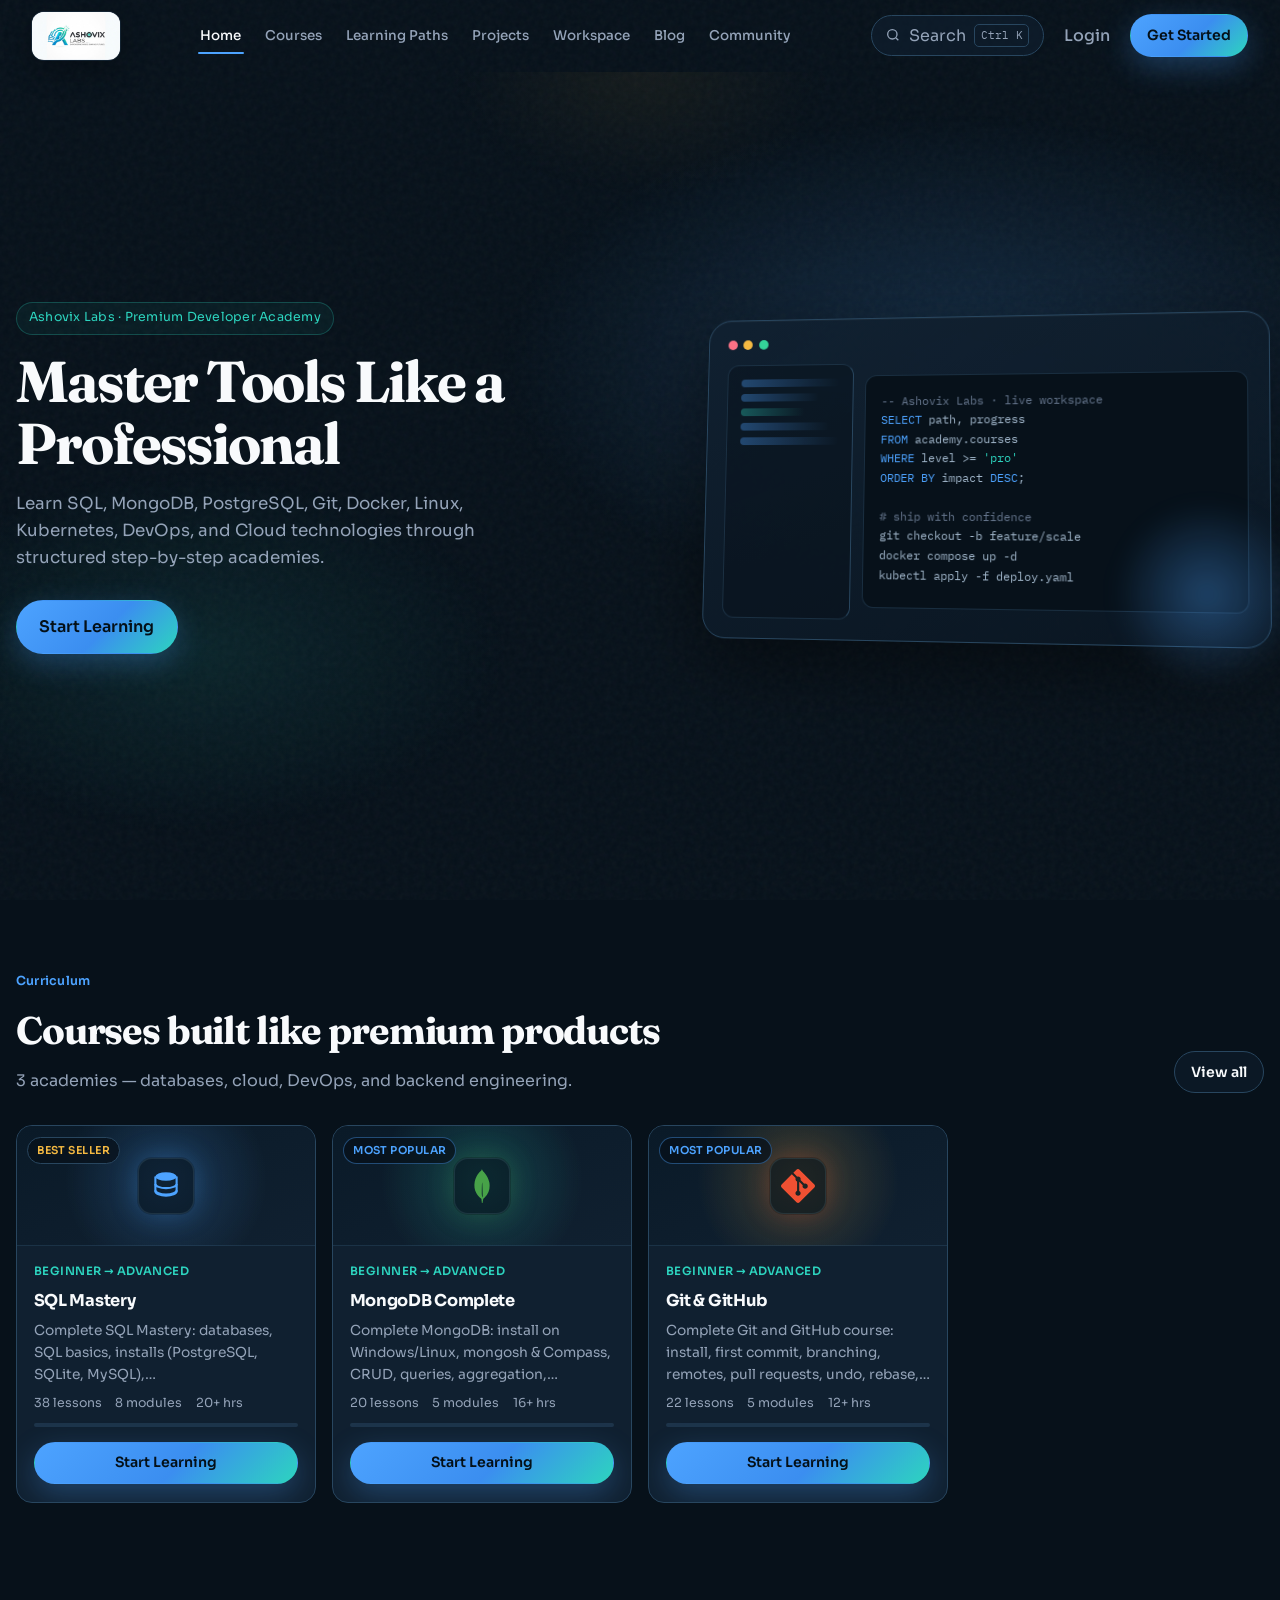
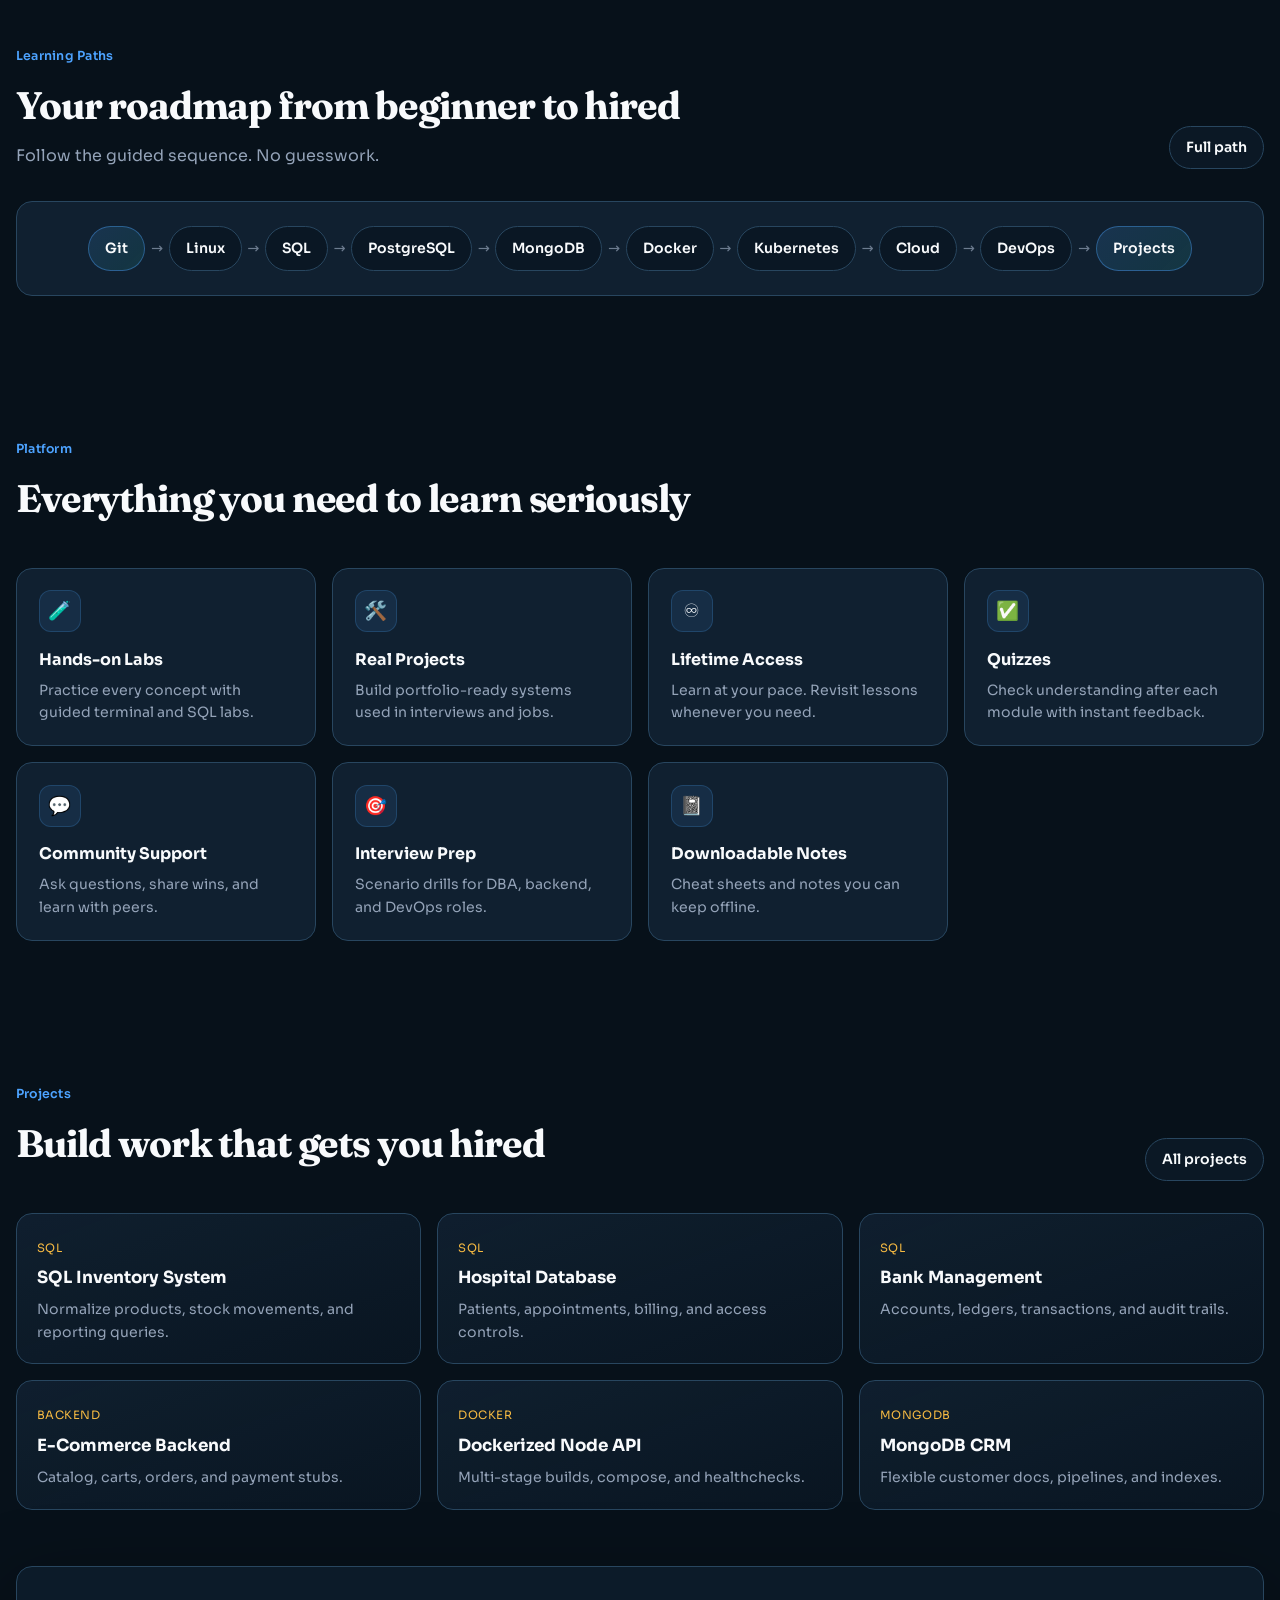
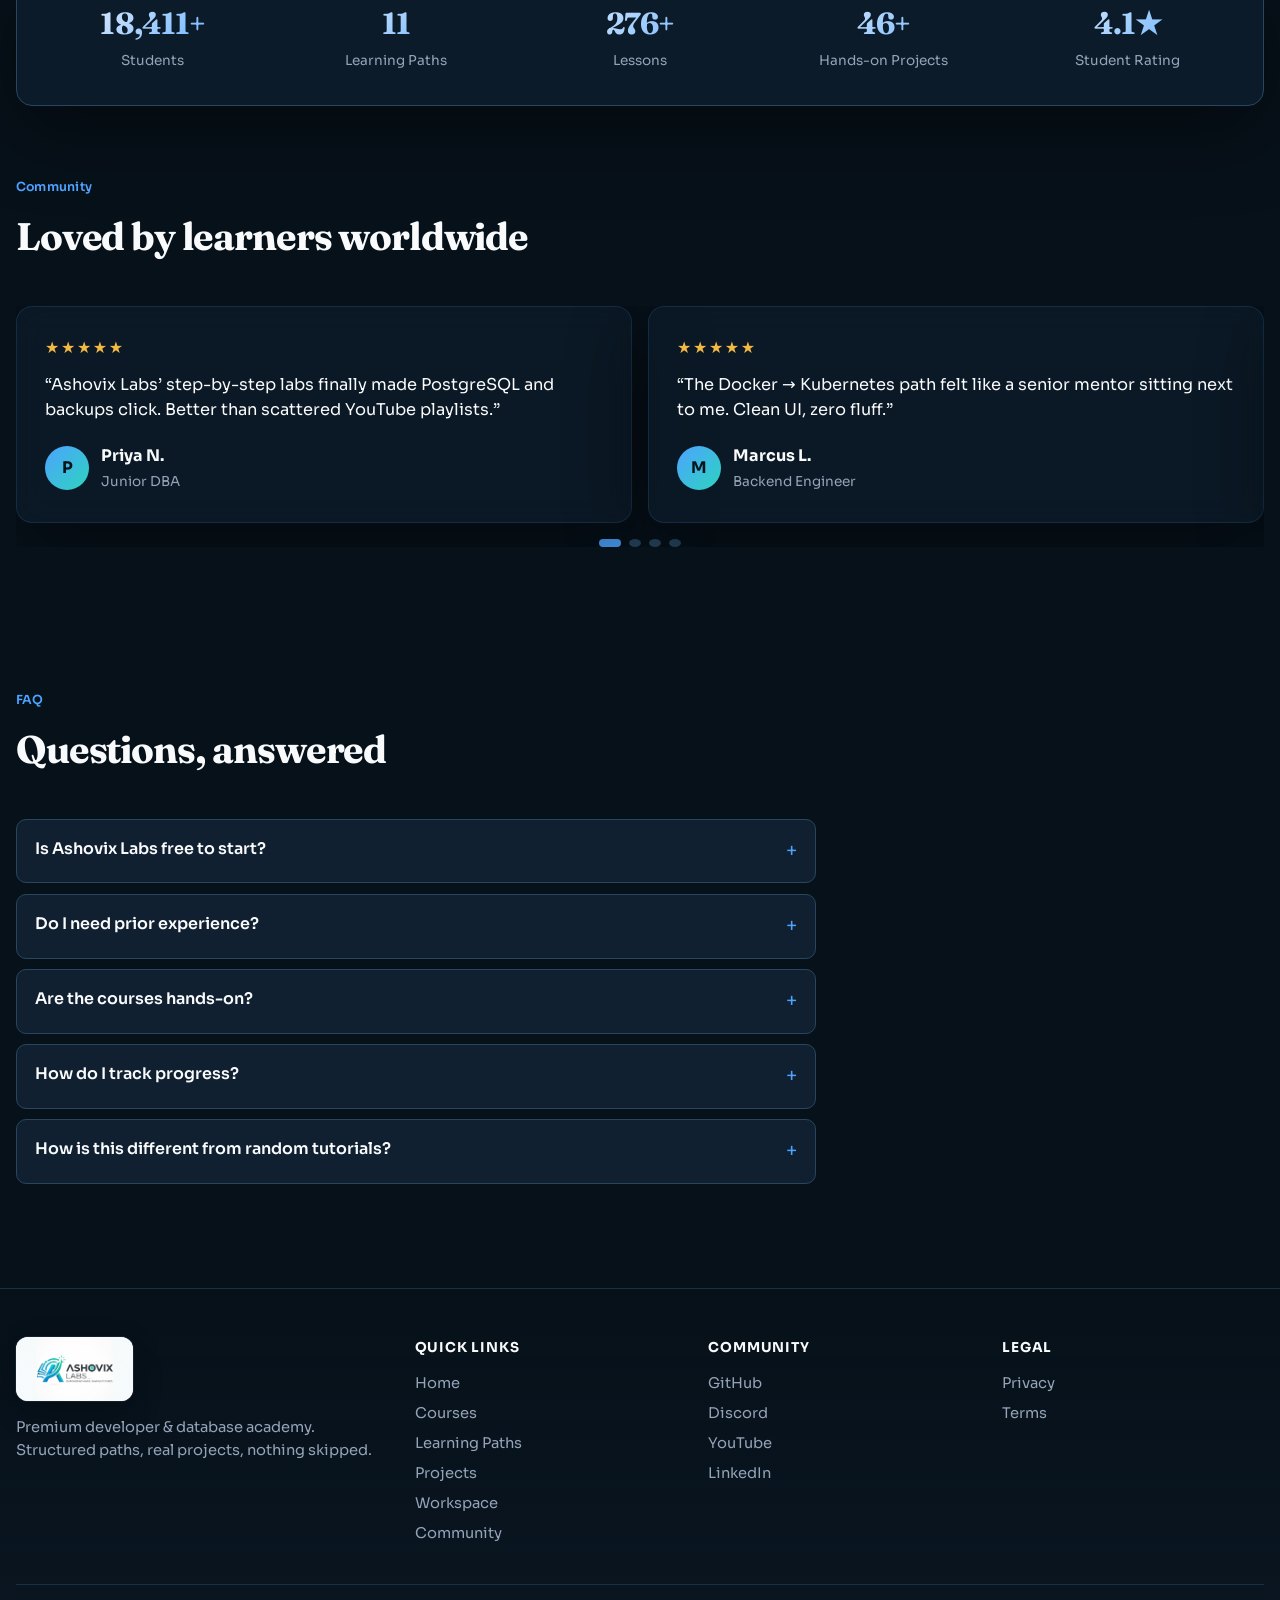
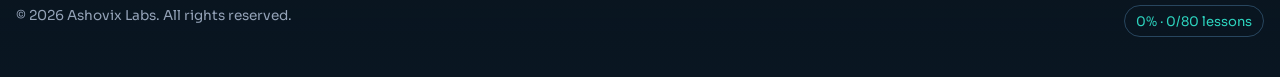
<file: index.html>
<!DOCTYPE html>
<html lang="en">
<head>
  <meta charset="UTF-8" />
  <meta name="viewport" content="width=device-width, initial-scale=1.0" />
  <title>Ashovix Labs — Premium Developer & Database Academy</title>
  <meta name="description" content="Ashovix Labs — Master SQL, MongoDB, PostgreSQL, Git, Docker, Kubernetes, Cloud, and DevOps through structured step-by-step academies." />
  <link rel="preconnect" href="https://fonts.googleapis.com" />
  <link rel="preconnect" href="https://fonts.gstatic.com" crossorigin />
  <link href="https://fonts.googleapis.com/css2?family=Fraunces:opsz,wght@9..144,500;9..144,700&family=IBM+Plex+Mono:wght@400;500&family=Sora:wght@400;500;600;700&display=swap" rel="stylesheet" />
  <link rel="icon" type="image/png" href="assets/ashovix-labs-logo.png" />
  <link rel="stylesheet" href="css/styles.css?v=20260802h" />
</head>
<body>
  <div class="noise" aria-hidden="true"></div>

  <header class="site-header" id="site-header">
    <a class="brand" href="#/" data-nav aria-label="Ashovix Labs home">
      <img class="brand-logo" src="assets/ashovix-labs-logo.png" alt="Ashovix Labs — Empowering Minds. Shaping Futures." width="220" height="64" decoding="async" />
    </a>
    <nav class="top-nav" aria-label="Primary">
      <a href="#/" data-nav>Home</a>
      <a href="#/courses" data-nav>Courses</a>
      <a href="#/paths" data-nav>Learning Paths</a>
      <a href="#/projects" data-nav>Projects</a>
      <a href="#/workspace" data-nav>Workspace</a>
      <a href="#/blog" data-nav>Blog</a>
      <a href="#/community" data-nav>Community</a>
    </nav>
    <div class="header-actions">
      <button type="button" class="search-btn" id="search-open" aria-label="Search">
        <svg width="16" height="16" viewBox="0 0 24 24" fill="none" stroke="currentColor" stroke-width="2" aria-hidden="true"><circle cx="11" cy="11" r="7"/><path d="M20 20l-3.5-3.5"/></svg>
        <span class="hide-sm">Search</span>
        <kbd id="search-kbd">⌘K</kbd>
      </button>
      <div class="auth-guest" id="auth-guest">
        <a class="btn-login" href="#/login" data-nav>Login</a>
        <a class="btn btn-primary btn-sm" href="#/start" data-nav>Get Started</a>
      </div>
      <div class="user-menu" id="user-menu" hidden></div>
      <button type="button" class="menu-toggle" id="menu-toggle" aria-label="Open menu" aria-expanded="false">
        <span></span><span></span>
      </button>
    </div>
  </header>

  <aside class="mobile-nav" id="mobile-nav" hidden>
    <a href="#/" data-nav>Home</a>
    <a href="#/courses" data-nav>Courses</a>
    <a href="#/paths" data-nav>Learning Paths</a>
    <a href="#/projects" data-nav>Projects</a>
    <a href="#/workspace" data-nav>Workspace</a>
    <a href="#/blog" data-nav>Blog</a>
    <a href="#/community" data-nav>Community</a>
    <a href="#/login" data-nav class="auth-guest-link">Login</a>
    <a href="#/start" data-nav class="auth-guest-link">Get Started</a>
    <button type="button" id="mobile-logout" hidden>Log out</button>
  </aside>

  <main id="app"></main>

  <div class="search-overlay" id="search-overlay" hidden>
    <div class="search-panel" role="dialog" aria-modal="true" aria-label="Search Ashovix Labs">
      <input type="search" id="search-input" placeholder="Search courses, lessons, commands…" autocomplete="off" />
      <ul id="search-results"></ul>
    </div>
  </div>

  <div class="confirm-overlay" id="confirm-overlay" hidden>
    <div class="confirm-modal" role="dialog" aria-modal="true" aria-labelledby="confirm-title" aria-describedby="confirm-message">
      <h2 id="confirm-title">Confirm</h2>
      <p id="confirm-message"></p>
      <div class="confirm-actions">
        <button type="button" class="btn btn-ghost" id="confirm-cancel">Cancel</button>
        <button type="button" class="btn btn-primary" id="confirm-ok">OK</button>
      </div>
    </div>
  </div>

  <footer class="site-footer">
    <div class="footer-grid">
      <div class="footer-brand">
        <img class="brand-logo brand-logo-footer" src="assets/ashovix-labs-logo.png" alt="Ashovix Labs" width="260" height="76" decoding="async" loading="lazy" />
        <p>Premium developer &amp; database academy. Structured paths, real projects, nothing skipped.</p>
      </div>
      <div class="footer-col">
        <h4>Quick Links</h4>
        <a href="#/" data-nav>Home</a>
        <a href="#/courses" data-nav>Courses</a>
        <a href="#/paths" data-nav>Learning Paths</a>
        <a href="#/projects" data-nav>Projects</a>
        <a href="#/workspace" data-nav>Workspace</a>
        <a href="#/community" data-nav>Community</a>
      </div>
      <div class="footer-col">
        <h4>Community</h4>
        <a href="https://github.com" target="_blank" rel="noopener noreferrer">GitHub</a>
        <a href="https://discord.com" target="_blank" rel="noopener noreferrer">Discord</a>
        <a href="https://youtube.com" target="_blank" rel="noopener noreferrer">YouTube</a>
        <a href="https://linkedin.com" target="_blank" rel="noopener noreferrer">LinkedIn</a>
      </div>
      <div class="footer-col">
        <h4>Legal</h4>
        <a href="#/privacy" data-nav>Privacy</a>
        <a href="#/terms" data-nav>Terms</a>
      </div>
    </div>
    <div class="footer-bottom">
      <span>© <span id="year"></span> Ashovix Labs. All rights reserved.</span>
      <span id="progress-chip">0% complete</span>
    </div>
  </footer>

  <script src="js/data/forge.js?v=20260802h"></script>
  <script src="js/data/course-logos.js?v=20260802h"></script>
  <script src="js/data/course-helpers.js?v=20260802h"></script>
  <script src="js/data/curriculum.js?v=20260802h"></script>
  <script src="js/data/course-sql.js?v=20260802h"></script>
  <script src="js/data/course-mongo.js?v=20260802h"></script>
  <script src="js/data/course-git.js?v=20260802h"></script>
  <script src="js/data/courses/course-postgres.js?v=20260802h"></script>
  <script src="js/data/courses/course-redis.js?v=20260802h"></script>
  <script src="js/data/courses/course-linux.js?v=20260802h"></script>
  <script src="js/data/courses/course-docker.js?v=20260802h"></script>
  <script src="js/data/courses/course-kubernetes.js?v=20260802h"></script>
  <script src="js/data/courses/course-terraform.js?v=20260802h"></script>
  <script src="js/data/courses/course-aws.js?v=20260802h"></script>
  <script src="js/data/courses/course-azure.js?v=20260802h"></script>
  <script src="js/data/courses/course-gcp.js?v=20260802h"></script>
  <script src="js/data/courses/course-oracle.js?v=20260802h"></script>
  <script src="js/data/courses/course-mysql.js?v=20260802h"></script>
  <script src="js/data/courses/course-python-dba.js?v=20260802h"></script>
  <script src="js/data/courses/course-bash.js?v=20260802h"></script>
  <script src="js/data/courses/course-devops.js?v=20260802h"></script>
  <script src="js/data/courses/course-cicd.js?v=20260802h"></script>
  <script src="js/data/courses/course-prometheus.js?v=20260802h"></script>
  <script src="js/data/courses/course-rest.js?v=20260802h"></script>
  <script src="js/data/courses/course-graphql.js?v=20260802h"></script>
  <script src="js/data/courses/course-nodejs.js?v=20260802h"></script>
  <script src="js/data/courses/course-system-design.js?v=20260802h"></script>
  <script src="js/data/courses/course-db-perf.js?v=20260802h"></script>
  <script src="js/data/courses/course-warehouse.js?v=20260802h"></script>
  <script src="js/data/courses/course-kafka.js?v=20260802h"></script>
  <script src="js/data/courses/course-elasticsearch.js?v=20260802h"></script>
  <script src="js/data/courses/course-rabbitmq.js?v=20260802h"></script>
  <script src="js/data/course-catalog.js?v=20260802h"></script>
  <script src="js/data/featureFlag_Courses.js?v=20260802h"></script>
  <script src="js/data/course-references.js?v=20260802h"></script>
  <script src="js/data/workspace.js?v=20260802h"></script>
  <script src="js/app.js?v=20260802h"></script>
</body>
</html>
</file>
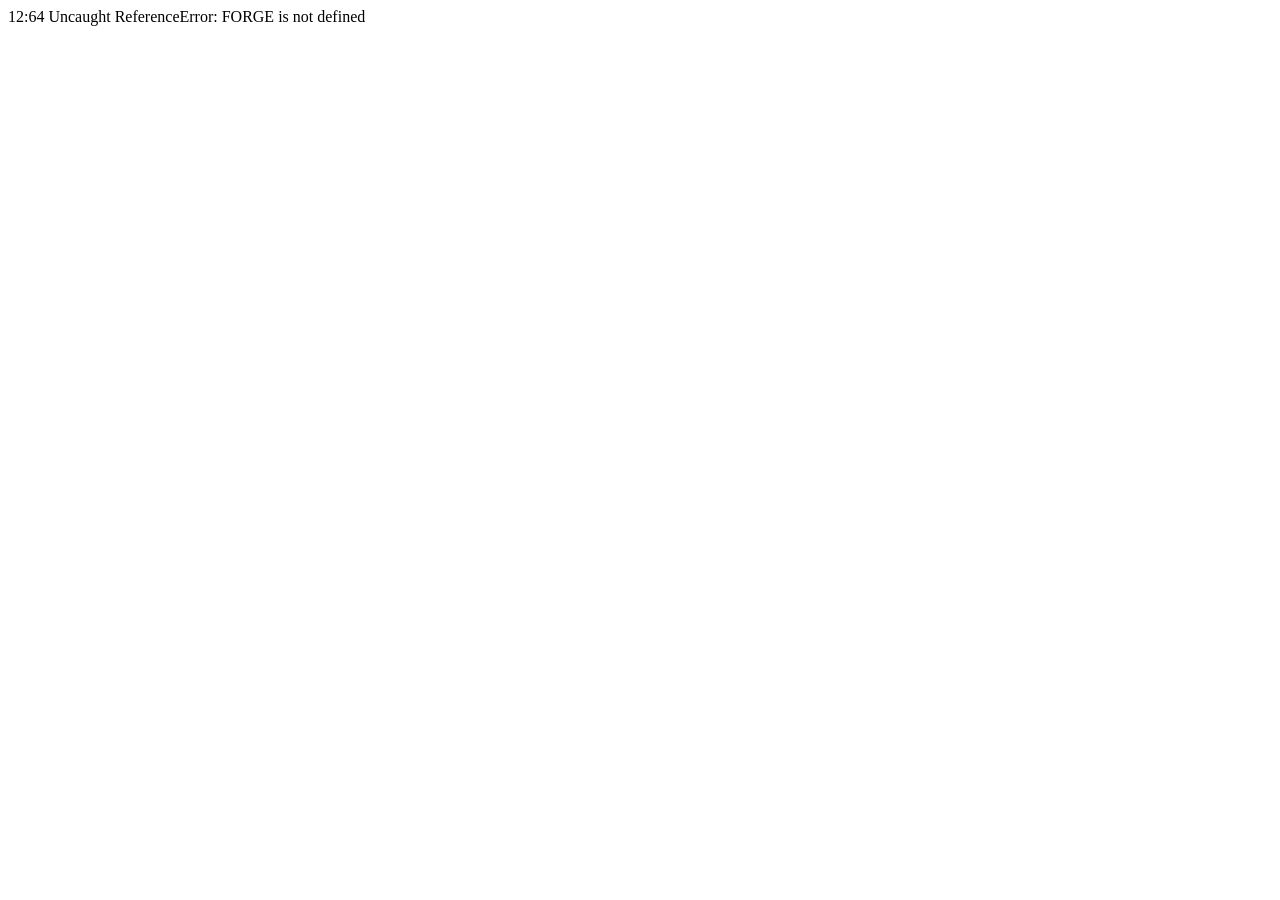
<file: tools/sql-syntax-test.html>
<!DOCTYPE html><html><body>
<script>
window.onerror = function(msg, src, line, col, err) {
  document.title = 'ERR:' + line + ':' + msg;
  document.body.textContent = line + ':' + col + ' ' + msg;
};
</script>
<script src="file:///C:/Users/ashok/Desktop/Project/js/data/forge.js"></script>
<script src="file:///C:/Users/ashok/Desktop/Project/js/data/course-sql.js"></script>
<script>
document.title = 'OK:' + (window.FORGE && FORGE.get('sql') && Object.keys(FORGE.get('sql').lessons).length);
document.body.textContent = document.title + ' hasSql01=' + !!(FORGE.get('sql')&&FORGE.get('sql').lessons.sql01);
</script>
</body></html>
</file>
<file: css/styles.css>
:root {
  --bg: #07111a;
  --bg-elev: #0c1824;
  --card: #102030;
  --card-hover: #14283c;
  --border: #28465f;
  --border-soft: rgba(40, 70, 95, 0.55);
  --accent: #4da3ff;
  --accent-2: #2dd4bf;
  --accent-gold: #f4b942;
  --text: #f8fafc;
  --muted: #94a3b8;
  --danger: #fb7185;
  --ok: #34d399;
  --glass: rgba(16, 32, 48, 0.72);
  --glass-border: rgba(77, 163, 255, 0.14);
  --shadow: 0 24px 80px rgba(0, 0, 0, 0.45);
  --shadow-glow: 0 0 0 1px rgba(77, 163, 255, 0.18), 0 20px 50px rgba(77, 163, 255, 0.12);
  --radius: 16px;
  --radius-sm: 10px;
  --header-h: 72px;
  --max: 1200px;
  --max-wide: 1280px;
  --font: "Sora", system-ui, sans-serif;
  --display: "Fraunces", Georgia, serif;
  --mono: "IBM Plex Mono", ui-monospace, monospace;
  --ease: cubic-bezier(0.22, 1, 0.36, 1);
}

*, *::before, *::after { box-sizing: border-box; }
html { scroll-behavior: smooth; }
body {
  margin: 0;
  min-height: 100vh;
  font-family: var(--font);
  color: var(--text);
  background: var(--bg);
  line-height: 1.6;
  -webkit-font-smoothing: antialiased;
}
body.menu-open, body.search-open { overflow: hidden; }
img, svg { max-width: 100%; display: block; }
a { color: var(--accent); text-decoration: none; transition: color 0.2s var(--ease); }
a:hover { color: #7bbcff; }
button, input { font: inherit; }
:focus-visible { outline: 2px solid var(--accent); outline-offset: 3px; }

.noise {
  pointer-events: none;
  position: fixed;
  inset: 0;
  z-index: 0;
  opacity: 0.04;
  background-image: url("data:image/svg+xml,%3Csvg viewBox='0 0 200 200' xmlns='http://www.w3.org/2000/svg'%3E%3Cfilter id='n'%3E%3CfeTurbulence type='fractalNoise' baseFrequency='0.8' numOctaves='4' stitchTiles='stitch'/%3E%3C/filter%3E%3Crect width='100%25' height='100%25' filter='url(%23n)'/%3E%3C/svg%3E");
}
.site-header, main, .site-footer, .mobile-nav, .search-overlay { position: relative; z-index: 1; }

/* ========== NAV ========== */
.site-header {
  position: sticky;
  top: 0;
  z-index: 50;
  height: var(--header-h);
  display: grid;
  grid-template-columns: auto 1fr auto;
  align-items: center;
  gap: 1rem;
  padding: 0 clamp(1rem, 3vw, 2rem);
  border-bottom: 1px solid transparent;
  background: transparent;
  transition: background 0.3s var(--ease), border-color 0.3s var(--ease), backdrop-filter 0.3s var(--ease);
}
.site-header.scrolled {
  background: rgba(7, 17, 26, 0.72);
  backdrop-filter: blur(18px) saturate(1.2);
  -webkit-backdrop-filter: blur(18px) saturate(1.2);
  border-bottom-color: var(--border-soft);
}
.brand {
  display: inline-flex;
  align-items: center;
  gap: 0.7rem;
  color: var(--text);
  font-weight: 700;
  letter-spacing: -0.03em;
  z-index: 2;
  flex: none;
}
.brand:hover { color: var(--text); opacity: 0.95; }
.brand-logo {
  display: block;
  height: 48px;
  width: auto;
  max-width: min(240px, 52vw);
  object-fit: contain;
  border-radius: 12px;
  background: linear-gradient(180deg, #f7f9fb, #eef2f6);
  box-shadow: 0 0 0 1px rgba(40, 70, 95, 0.35), 0 10px 28px rgba(0, 0, 0, 0.28);
}
.brand-logo-footer {
  height: 64px;
  max-width: 280px;
  margin-bottom: 0.85rem;
}
@media (max-width: 640px) {
  .brand-logo {
    height: 40px;
    max-width: 170px;
  }
}
.brand-mark {
  display: none;
}
.brand-text { display: none; }
.top-nav {
  display: none;
  justify-content: center;
  gap: clamp(0.75rem, 1.5vw, 1.5rem);
}
.top-nav a {
  color: var(--muted);
  font-size: 0.84rem;
  font-weight: 500;
  padding: 0.35rem 0.15rem;
  position: relative;
}
.top-nav a::after {
  content: "";
  position: absolute;
  left: 0; right: 0; bottom: -2px;
  height: 2px;
  border-radius: 2px;
  background: var(--accent);
  transform: scaleX(0);
  transition: transform 0.25s var(--ease);
}
.top-nav a:hover, .top-nav a.active { color: var(--text); }
.top-nav a:hover::after, .top-nav a.active::after { transform: scaleX(1); }

.header-actions {
  display: flex;
  align-items: center;
  gap: 0.65rem;
  justify-self: end;
}
.search-btn {
  display: inline-flex;
  align-items: center;
  gap: 0.5rem;
  border: 1px solid var(--border);
  background: rgba(16, 32, 48, 0.65);
  color: var(--muted);
  border-radius: 999px;
  padding: 0.45rem 0.85rem;
  cursor: pointer;
  transition: border-color 0.2s, box-shadow 0.2s;
}
.search-btn:hover {
  border-color: var(--accent);
  box-shadow: 0 0 0 3px rgba(77, 163, 255, 0.12);
  color: var(--text);
}
.search-btn kbd {
  font-family: var(--mono);
  font-size: 0.7rem;
  border: 1px solid var(--border);
  border-radius: 5px;
  padding: 0.08rem 0.35rem;
}
.btn-login {
  display: none;
  color: var(--muted);
  background: transparent;
  border: 0;
  cursor: pointer;
  font-weight: 500;
  padding: 0.45rem 0.6rem;
}
.btn-login:hover { color: var(--text); }
.auth-guest {
  display: inline-flex;
  align-items: center;
  gap: 0.65rem;
}
.user-menu {
  display: none;
  align-items: center;
  gap: 0.55rem;
}

/* Auth visibility driven by body class — never show both states */
body.is-logged-in .auth-guest,
body.is-logged-in .auth-guest-link {
  display: none !important;
}
body.is-logged-in .user-menu {
  display: inline-flex !important;
}
body.is-logged-in #mobile-logout {
  display: block !important;
}
body:not(.is-logged-in) .user-menu,
body:not(.is-logged-in) #mobile-logout {
  display: none !important;
}
.menu-toggle {
  width: 42px; height: 42px;
  border: 1px solid var(--border);
  border-radius: 10px;
  background: var(--card);
  display: grid;
  place-content: center;
  gap: 5px;
  cursor: pointer;
}
.menu-toggle span {
  display: block; width: 16px; height: 2px; background: var(--text);
  transition: transform 0.2s;
}

.mobile-nav {
  position: fixed;
  inset: var(--header-h) 0 0 0;
  z-index: 45;
  background: rgba(7, 17, 26, 0.96);
  backdrop-filter: blur(16px);
  display: grid;
  align-content: start;
  gap: 0.15rem;
  padding: 1rem 1.25rem 2rem;
}
/* Keep HTML hidden working when display: is set on these controls */
.mobile-nav[hidden],
.search-overlay[hidden],
.user-menu[hidden],
#mobile-logout[hidden] {
  display: none !important;
}
.mobile-nav a, .mobile-nav button {
  color: var(--text);
  font-size: 1.1rem;
  padding: 0.9rem 0.4rem;
  border-bottom: 1px solid var(--border-soft);
  background: none;
  border-left: 0; border-right: 0; border-top: 0;
  text-align: left;
  cursor: pointer;
  width: 100%;
}

@media (min-width: 980px) {
  .top-nav { display: flex; }
  body:not(.is-logged-in) .btn-login { display: inline-flex; }
  .menu-toggle { display: none; }
}

/* ========== BUTTONS ========== */
.btn {
  display: inline-flex;
  align-items: center;
  justify-content: center;
  gap: 0.5rem;
  border-radius: 999px;
  padding: 0.85rem 1.4rem;
  font-weight: 600;
  border: 1px solid transparent;
  cursor: pointer;
  transition: transform 0.2s var(--ease), box-shadow 0.25s var(--ease), background 0.2s, border-color 0.2s;
}
.btn:hover { transform: translateY(-1px); }
.btn-primary {
  background: linear-gradient(135deg, var(--accent), #3b8ef0 55%, var(--accent-2));
  color: #041018;
  box-shadow: 0 10px 30px rgba(77, 163, 255, 0.28);
}
.btn-primary:hover {
  box-shadow: 0 14px 40px rgba(77, 163, 255, 0.4), 0 0 0 1px rgba(77, 163, 255, 0.3);
  color: #041018;
}
.btn-ghost {
  background: rgba(16, 32, 48, 0.5);
  border-color: var(--border);
  color: var(--text);
}
.btn-ghost:hover {
  border-color: var(--accent);
  box-shadow: var(--shadow-glow);
  color: var(--text);
}
.btn-danger {
  background: linear-gradient(135deg, #fb7185, #e11d48);
  color: #fff;
  border-color: transparent;
  box-shadow: 0 10px 28px rgba(251, 113, 133, 0.28);
}
.btn-danger:hover {
  color: #fff;
  box-shadow: 0 14px 36px rgba(251, 113, 133, 0.4);
}
.btn-sm { padding: 0.55rem 1rem; font-size: 0.88rem; }
.btn-block { width: 100%; }
body.confirm-open { overflow: hidden; }

/* ========== HERO ========== */
.hero {
  position: relative;
  overflow: hidden;
  isolation: isolate;
  min-height: calc(100vh - var(--header-h));
  display: grid;
  align-items: center;
  padding: 3rem 0 4rem;
}
.hero-glow {
  position: absolute;
  inset: 0;
  z-index: -1;
  background:
    radial-gradient(ellipse 60% 50% at 75% 35%, rgba(77, 163, 255, 0.18), transparent 60%),
    radial-gradient(ellipse 45% 40% at 15% 70%, rgba(45, 212, 191, 0.1), transparent 55%),
    radial-gradient(ellipse 30% 30% at 50% 0%, rgba(244, 185, 66, 0.06), transparent 50%);
}
.hero-grid {
  width: min(100% - 2rem, var(--max-wide));
  margin: 0 auto;
  display: grid;
  gap: 2.5rem;
  align-items: center;
}
@media (min-width: 980px) {
  .hero-grid { grid-template-columns: 1.05fr 0.95fr; gap: 3rem; }
}
.hero-copy { animation: fadeUp 0.8s var(--ease) both; }
.eyebrow {
  display: inline-flex;
  align-items: center;
  gap: 0.5rem;
  font-size: 0.78rem;
  letter-spacing: 0.02em;
  color: var(--accent-2);
  margin-bottom: 1rem;
  padding: 0.35rem 0.75rem;
  border: 1px solid rgba(45, 212, 191, 0.25);
  border-radius: 999px;
  background: rgba(45, 212, 191, 0.06);
}
.hero h1 {
  margin: 0 0 1rem;
  font-family: var(--display);
  font-size: clamp(2.2rem, 5vw, 3.6rem);
  line-height: 1.08;
  letter-spacing: -0.035em;
  max-width: 14ch;
}
.hero .lead {
  margin: 0 0 1.75rem;
  color: var(--muted);
  font-size: 1.05rem;
  max-width: 46ch;
}
.cta-row { display: flex; flex-wrap: wrap; gap: 0.75rem; }

.hero-visual-wrap {
  position: relative;
  animation: fadeUp 0.9s 0.1s var(--ease) both;
}
.workspace-3d {
  position: relative;
  border-radius: 24px;
  border: 1px solid var(--border);
  background: linear-gradient(160deg, rgba(16, 32, 48, 0.95), rgba(10, 22, 34, 0.9));
  box-shadow: var(--shadow), inset 0 1px 0 rgba(255, 255, 255, 0.04);
  padding: 1.25rem;
  transform: perspective(1200px) rotateY(-8deg) rotateX(4deg);
  transition: transform 0.5s var(--ease);
}
.workspace-3d:hover { transform: perspective(1200px) rotateY(-4deg) rotateX(2deg) translateY(-4px); }
.ws-topbar {
  display: flex; gap: 0.4rem; margin-bottom: 1rem;
}
.ws-topbar span {
  width: 10px; height: 10px; border-radius: 50%;
  background: #28465f;
}
.ws-topbar span:nth-child(1) { background: #fb7185; }
.ws-topbar span:nth-child(2) { background: #f4b942; }
.ws-topbar span:nth-child(3) { background: #34d399; }
.ws-body { display: grid; grid-template-columns: 0.35fr 1fr; gap: 0.75rem; min-height: 260px; }
.ws-sidebar {
  border-radius: 12px;
  background: rgba(7, 17, 26, 0.65);
  border: 1px solid var(--border-soft);
  padding: 0.75rem;
  display: grid;
  gap: 0.45rem;
  align-content: start;
}
.ws-sidebar i {
  display: block; height: 8px; border-radius: 4px;
  background: linear-gradient(90deg, rgba(77, 163, 255, 0.35), transparent);
}
.ws-sidebar i:nth-child(2) { width: 80%; }
.ws-sidebar i:nth-child(3) { width: 65%; background: linear-gradient(90deg, rgba(45, 212, 191, 0.35), transparent); }
.ws-sidebar i:nth-child(4) { width: 90%; }
.ws-editor {
  border-radius: 12px;
  background: #07111a;
  border: 1px solid var(--border-soft);
  padding: 1rem;
  font-family: var(--mono);
  font-size: 0.72rem;
  color: #9fb4c8;
  line-height: 1.7;
  overflow: hidden;
}
.ws-editor .kw { color: var(--accent); }
.ws-editor .str { color: var(--accent-2); }
.ws-editor .cm { color: #64748b; }
.ws-glow {
  position: absolute;
  width: 180px; height: 180px;
  right: -30px; bottom: -40px;
  background: radial-gradient(circle, rgba(77, 163, 255, 0.35), transparent 70%);
  filter: blur(10px);
  animation: pulseGlow 4s ease-in-out infinite;
}
@keyframes pulseGlow {
  0%, 100% { opacity: 0.6; transform: scale(1); }
  50% { opacity: 1; transform: scale(1.08); }
}

@keyframes fadeUp {
  from { opacity: 0; transform: translateY(22px); }
  to { opacity: 1; transform: translateY(0); }
}

/* ========== SECTIONS ========== */
.section {
  width: min(100% - 2rem, var(--max-wide));
  margin: 0 auto;
  padding: 4.5rem 0;
}
.section-head {
  display: flex;
  flex-wrap: wrap;
  justify-content: space-between;
  align-items: end;
  gap: 1rem;
  margin-bottom: 2rem;
}
.section-head h2 {
  margin: 0 0 0.4rem;
  font-family: var(--display);
  font-size: clamp(1.7rem, 3vw, 2.4rem);
  letter-spacing: -0.03em;
}
.section-head p { margin: 0; color: var(--muted); max-width: 48ch; }
.section-label {
  color: var(--accent);
  font-size: 0.78rem;
  letter-spacing: 0.02em;
  font-weight: 600;
  margin-bottom: 0.5rem;
}

/* Stats */
.stats-bar {
  width: min(100% - 2rem, var(--max-wide));
  margin: -1rem auto 0;
  display: grid;
  grid-template-columns: repeat(2, 1fr);
  gap: 0.75rem;
  padding: 1.25rem;
  border: 1px solid var(--border);
  border-radius: var(--radius);
  background: var(--glass);
  backdrop-filter: blur(12px);
  box-shadow: var(--shadow);
}
@media (min-width: 800px) {
  .stats-bar { grid-template-columns: repeat(5, 1fr); }
}
.stat-item {
  text-align: center;
  padding: 0.75rem 0.5rem;
  border-radius: 12px;
}
.stat-item strong {
  display: block;
  font-family: var(--display);
  font-size: clamp(1.4rem, 2.5vw, 1.9rem);
  letter-spacing: -0.03em;
  background: linear-gradient(135deg, var(--text), var(--accent));
  -webkit-background-clip: text;
  background-clip: text;
  color: transparent;
}
.stat-item span { color: var(--muted); font-size: 0.85rem; }

/* Course cards */
.courses-grid {
  display: grid;
  gap: 1rem;
  grid-template-columns: 1fr;
}
@media (min-width: 640px) { .courses-grid { grid-template-columns: repeat(2, 1fr); } }
@media (min-width: 980px) { .courses-grid { grid-template-columns: repeat(3, 1fr); } }
@media (min-width: 1200px) { .courses-grid { grid-template-columns: repeat(4, 1fr); } }

.course-card {
  display: flex;
  flex-direction: column;
  border: 1px solid var(--border);
  border-radius: var(--radius);
  background: var(--card);
  overflow: hidden;
  color: inherit;
  transition: transform 0.3s var(--ease), box-shadow 0.3s var(--ease), border-color 0.3s;
  position: relative;
  animation: fadeUp 0.6s var(--ease) both;
}
.course-card::before {
  content: "";
  position: absolute;
  inset: 0;
  border-radius: inherit;
  padding: 1px;
  background: linear-gradient(135deg, transparent, transparent);
  -webkit-mask: linear-gradient(#fff 0 0) content-box, linear-gradient(#fff 0 0);
  mask: linear-gradient(#fff 0 0) content-box, linear-gradient(#fff 0 0);
  -webkit-mask-composite: xor;
  mask-composite: exclude;
  opacity: 0;
  transition: opacity 0.3s;
  pointer-events: none;
}
.course-card:hover {
  transform: translateY(-6px);
  border-color: rgba(77, 163, 255, 0.45);
  box-shadow: var(--shadow-glow);
  color: inherit;
}
.course-card:hover::before {
  opacity: 1;
  background: linear-gradient(135deg, var(--accent), var(--accent-2), transparent 70%);
}
.course-thumb {
  height: 120px;
  display: grid;
  place-items: center;
  background:
    radial-gradient(circle at 50% 45%, color-mix(in srgb, var(--c, #4da3ff) 22%, transparent), transparent 62%),
    linear-gradient(160deg, #0a1a28, #102030);
  border-bottom: 1px solid var(--border-soft);
  position: relative;
}
.course-logo {
  width: 56px;
  height: 56px;
  display: grid;
  place-items: center;
  border-radius: 14px;
  background: rgba(7, 17, 26, 0.55);
  border: 1px solid rgba(146, 196, 210, 0.12);
  box-shadow: 0 0 0 1px rgba(0, 0, 0, 0.2), 0 0 28px color-mix(in srgb, var(--logo-glow, #4da3ff) 28%, transparent);
  transition: transform 0.28s cubic-bezier(0.22, 1, 0.36, 1), box-shadow 0.28s ease;
  color: var(--logo-glow, #4da3ff);
  overflow: hidden;
}
.course-logo-img {
  width: 34px;
  height: 34px;
  object-fit: contain;
  display: block;
  /* brand-color monochrome SVGs that use currentColor via CSS filter fallback */
  filter: none;
}
/* Ensure currentColor inheritance for inline SVG files that use fill=currentColor */
.course-logo-img[src$=".svg"] {
  /* soft white plate behind dark logos like Kafka/GitHub when needed */
}
.course-logo[data-tech="github"] .course-logo-img,
.course-logo[data-tech="kafka"] .course-logo-img,
.course-logo[data-tech="express"] .course-logo-img {
  filter: brightness(0) invert(1);
  opacity: 0.92;
}
.course-logo-svg,
.course-logo-svg svg {
  width: 34px;
  height: 34px;
  display: block;
}
.course-logo-svg {
  display: grid;
  place-items: center;
}
.course-card:hover .course-logo {
  transform: scale(1.08);
  box-shadow: 0 0 0 1px color-mix(in srgb, var(--logo-glow, #4da3ff) 45%, transparent),
    0 0 36px color-mix(in srgb, var(--logo-glow, #4da3ff) 45%, transparent);
}
.course-title-row {
  display: flex;
  align-items: center;
  gap: 0.85rem;
}
.course-title-row .course-logo {
  flex: none;
}
.course-badge {
  position: absolute;
  top: 0.65rem;
  left: 0.65rem;
  font-size: 0.68rem;
  font-weight: 600;
  letter-spacing: 0.04em;
  text-transform: uppercase;
  padding: 0.25rem 0.55rem;
  border-radius: 999px;
  background: rgba(7, 17, 26, 0.75);
  border: 1px solid var(--border);
  color: var(--accent-gold);
  z-index: 1;
}
.course-badge.popular { color: var(--accent); border-color: rgba(77, 163, 255, 0.4); }
.course-badge.new { color: var(--accent-2); }
.course-badge.updated { color: #a78bfa; }
.course-body { padding: 1rem 1.05rem 1.15rem; display: flex; flex-direction: column; flex: 1; gap: 0.55rem; }
.difficulty {
  font-size: 0.72rem;
  color: var(--accent-2);
  letter-spacing: 0.04em;
  text-transform: uppercase;
  font-weight: 600;
}
.course-body h3 {
  margin: 0;
  font-size: 1.02rem;
  letter-spacing: -0.02em;
  line-height: 1.3;
}
.course-body .desc {
  margin: 0;
  color: var(--muted);
  font-size: 0.86rem;
  flex: 1;
  display: -webkit-box;
  -webkit-line-clamp: 3;
  -webkit-box-orient: vertical;
  overflow: hidden;
}
.course-meta {
  display: flex;
  flex-wrap: wrap;
  gap: 0.5rem 0.85rem;
  font-size: 0.78rem;
  color: var(--muted);
}
.progress-bar {
  height: 4px;
  background: rgba(40, 70, 95, 0.55);
  border-radius: 999px;
  overflow: hidden;
}
.progress-bar > span {
  display: block;
  height: 100%;
  width: 0%;
  background: linear-gradient(90deg, var(--accent), var(--accent-2));
  transition: width 0.4s var(--ease);
}

/* Learning path roadmap */
.roadmap {
  display: flex;
  flex-wrap: wrap;
  align-items: center;
  justify-content: center;
  gap: 0.5rem 0.35rem;
  padding: 1.5rem;
  border: 1px solid var(--border);
  border-radius: var(--radius);
  background: var(--card);
}
.roadmap-node {
  display: inline-flex;
  align-items: center;
  justify-content: center;
  padding: 0.65rem 1rem;
  border-radius: 999px;
  border: 1px solid var(--border);
  background: rgba(7, 17, 26, 0.55);
  color: var(--text);
  font-size: 0.88rem;
  font-weight: 600;
  transition: border-color 0.2s, box-shadow 0.2s, transform 0.2s;
}
.roadmap-node:hover {
  border-color: var(--accent);
  box-shadow: 0 0 24px rgba(77, 163, 255, 0.15);
  transform: translateY(-2px);
  color: var(--text);
}
.roadmap-node.start, .roadmap-node.end {
  background: linear-gradient(135deg, rgba(77, 163, 255, 0.15), rgba(45, 212, 191, 0.12));
  border-color: rgba(77, 163, 255, 0.4);
}
.roadmap-arrow {
  color: var(--muted);
  font-size: 0.9rem;
  opacity: 0.7;
}

/* Features */
.features-grid {
  display: grid;
  gap: 1rem;
  grid-template-columns: 1fr;
}
@media (min-width: 640px) { .features-grid { grid-template-columns: repeat(2, 1fr); } }
@media (min-width: 1000px) { .features-grid { grid-template-columns: repeat(4, 1fr); } }
.feature-card {
  padding: 1.35rem;
  border-radius: var(--radius);
  border: 1px solid var(--border);
  background: var(--card);
  transition: transform 0.25s var(--ease), border-color 0.25s, box-shadow 0.25s;
}
.feature-card:hover {
  transform: translateY(-4px);
  border-color: rgba(45, 212, 191, 0.4);
  box-shadow: 0 16px 40px rgba(0, 0, 0, 0.3);
}
.feature-icon {
  width: 42px; height: 42px;
  border-radius: 12px;
  display: grid; place-items: center;
  margin-bottom: 0.9rem;
  background: rgba(77, 163, 255, 0.1);
  border: 1px solid rgba(77, 163, 255, 0.2);
  font-size: 1.15rem;
}
.feature-card h3 { margin: 0 0 0.4rem; font-size: 1rem; }
.feature-card p { margin: 0; color: var(--muted); font-size: 0.88rem; }

/* Carousel */
.carousel {
  display: flex;
  gap: 1rem;
  overflow-x: auto;
  scroll-snap-type: x mandatory;
  padding-bottom: 0.5rem;
  -webkit-overflow-scrolling: touch;
}
.carousel::-webkit-scrollbar { height: 6px; }
.carousel::-webkit-scrollbar-thumb { background: var(--border); border-radius: 999px; }
.carousel .course-card {
  min-width: min(280px, 85vw);
  scroll-snap-align: start;
  flex: 0 0 auto;
}

/* Projects */
.projects-grid {
  display: grid;
  gap: 1rem;
  grid-template-columns: 1fr;
}
@media (min-width: 700px) { .projects-grid { grid-template-columns: repeat(2, 1fr); } }
@media (min-width: 1100px) { .projects-grid { grid-template-columns: repeat(3, 1fr); } }
.project-card {
  padding: 1.25rem;
  border-radius: var(--radius);
  border: 1px solid var(--border);
  background: linear-gradient(160deg, rgba(16, 32, 48, 0.95), rgba(10, 22, 34, 0.9));
  transition: transform 0.25s, border-color 0.25s, box-shadow 0.25s;
}
.project-card:hover {
  transform: translateY(-4px);
  border-color: rgba(244, 185, 66, 0.4);
  box-shadow: 0 16px 40px rgba(0, 0, 0, 0.28);
}
.project-card .tag {
  display: inline-block;
  font-size: 0.72rem;
  color: var(--accent-gold);
  margin-bottom: 0.5rem;
  letter-spacing: 0.04em;
  text-transform: uppercase;
}
.project-card h3 { margin: 0 0 0.4rem; font-size: 1.05rem; }
.project-card p { margin: 0; color: var(--muted); font-size: 0.88rem; }

/* Testimonials */
.t-slider {
  position: relative;
  overflow: hidden;
}
.t-track {
  display: flex;
  transition: transform 0.5s var(--ease);
}
.t-card {
  min-width: 100%;
  padding: 1.75rem;
  border-radius: var(--radius);
  border: 1px solid var(--glass-border);
  background: rgba(16, 32, 48, 0.55);
  backdrop-filter: blur(16px);
  box-shadow: var(--shadow);
}
@media (min-width: 800px) {
  .t-card { min-width: calc(50% - 0.5rem); margin-right: 1rem; }
}
.t-stars { color: var(--accent-gold); letter-spacing: 0.1em; margin-bottom: 0.75rem; }
.t-card blockquote {
  margin: 0 0 1.25rem;
  color: var(--text);
  font-size: 1.02rem;
  line-height: 1.55;
}
.t-author {
  display: flex;
  align-items: center;
  gap: 0.75rem;
}
.t-avatar {
  width: 44px; height: 44px;
  border-radius: 50%;
  display: grid; place-items: center;
  font-weight: 700;
  background: linear-gradient(135deg, var(--accent), var(--accent-2));
  color: #07111a;
}
.t-author strong { display: block; }
.t-author span { color: var(--muted); font-size: 0.85rem; }
.t-controls {
  display: flex;
  gap: 0.5rem;
  margin-top: 1rem;
  justify-content: center;
}
.t-dot {
  width: 8px; height: 8px;
  border-radius: 50%;
  border: 0;
  background: var(--border);
  cursor: pointer;
}
.t-dot.active { background: var(--accent); width: 22px; border-radius: 999px; }

/* FAQ */
.faq-list { display: grid; gap: 0.65rem; max-width: 800px; }
.faq-item {
  border: 1px solid var(--border);
  border-radius: var(--radius-sm);
  background: var(--card);
  overflow: hidden;
}
.faq-item summary {
  cursor: pointer;
  padding: 1rem 1.15rem;
  font-weight: 600;
  list-style: none;
  display: flex;
  justify-content: space-between;
  gap: 1rem;
}
.faq-item summary::-webkit-details-marker { display: none; }
.faq-item summary::after {
  content: "+";
  color: var(--accent);
  font-weight: 400;
  font-size: 1.2rem;
}
.faq-item[open] summary::after { content: "–"; }
.faq-item p {
  margin: 0;
  padding: 0 1.15rem 1.15rem;
  color: var(--muted);
}

/* Auth pages */
.auth-panel {
  width: min(100% - 2rem, 420px);
  margin: 3rem auto 4rem;
  padding: 2rem;
  border-radius: var(--radius);
  border: 1px solid var(--border);
  background: var(--card);
  box-shadow: var(--shadow);
}
.auth-panel h1 {
  margin: 0 0 0.5rem;
  font-family: var(--display);
  font-size: 1.8rem;
}
.auth-panel .lead { color: var(--muted); margin: 0 0 1.5rem; }
.field { display: grid; gap: 0.35rem; margin-bottom: 1rem; }
.field label { font-size: 0.85rem; color: var(--muted); }
.field input {
  border: 1px solid var(--border);
  background: #07111a !important;
  color: var(--text) !important;
  border-radius: 10px;
  padding: 0.75rem 0.9rem;
  width: 100%;
  -webkit-text-fill-color: var(--text);
  caret-color: var(--text);
  transition: border-color 0.2s, box-shadow 0.2s;
}
.field input:focus {
  outline: none;
  border-color: var(--accent);
  box-shadow: 0 0 0 3px rgba(77, 163, 255, 0.15);
}
.field input::placeholder { color: #64748b; -webkit-text-fill-color: #64748b; }
/* Keep dark theme when browser autofills credentials */
.field input:-webkit-autofill,
.field input:-webkit-autofill:hover,
.field input:-webkit-autofill:focus,
.field input:-webkit-autofill:active {
  -webkit-box-shadow: 0 0 0 1000px #07111a inset !important;
  box-shadow: 0 0 0 1000px #07111a inset !important;
  -webkit-text-fill-color: var(--text) !important;
  caret-color: var(--text);
  border: 1px solid var(--border);
  transition: background-color 99999s ease-out;
}
.auth-status {
  margin: 0 0 1rem;
  padding: 0.75rem 0.9rem;
  border-radius: 10px;
  font-size: 0.9rem;
  border: 1px solid var(--border);
}
.auth-status.ok {
  color: #86efac;
  background: rgba(52, 211, 153, 0.1);
  border-color: rgba(52, 211, 153, 0.35);
}
.auth-status.err {
  color: #fda4af;
  background: rgba(251, 113, 133, 0.1);
  border-color: rgba(251, 113, 133, 0.35);
}
.auth-panel .btn:disabled {
  opacity: 0.7;
  cursor: wait;
  transform: none;
}
.user-chip {
  display: inline-flex;
  align-items: center;
  gap: 0.45rem;
  max-width: 160px;
  color: var(--text);
  font-size: 0.88rem;
  font-weight: 500;
}
.user-avatar {
  width: 28px;
  height: 28px;
  border-radius: 50%;
  display: grid;
  place-items: center;
  font-size: 0.75rem;
  font-weight: 700;
  background: linear-gradient(135deg, var(--accent), var(--accent-2));
  color: #07111a;
  flex: none;
}
.user-name {
  overflow: hidden;
  text-overflow: ellipsis;
  white-space: nowrap;
}
.btn-logout {
  border: 1px solid var(--border);
  background: transparent;
  color: var(--muted);
  border-radius: 999px;
  padding: 0.4rem 0.75rem;
  cursor: pointer;
  font: inherit;
  font-size: 0.85rem;
}
.btn-logout:hover {
  color: var(--text);
  border-color: var(--accent);
}
@media (max-width: 979px) {
  .user-name { display: none; }
}

/* Course shell / reader */
.page {
  width: min(100% - 2rem, var(--max-wide));
  margin: 0 auto;
  padding: 2.5rem 0 4rem;
  animation: fadeUp 0.45s var(--ease) both;
}
.page h1 {
  font-family: var(--display);
  font-size: clamp(1.9rem, 3.5vw, 2.8rem);
  letter-spacing: -0.03em;
  margin: 0 0 0.6rem;
}
.page > .lead { color: var(--muted); max-width: 56ch; margin: 0 0 1.75rem; }

.course-shell {
  width: min(100% - 1rem, 1400px);
  margin: 0 auto;
  padding: 1rem 0 3rem;
  display: grid;
  gap: 1rem;
}
@media (min-width: 980px) {
  .course-shell {
    grid-template-columns: 300px 1fr;
    gap: 1.5rem;
    padding: 1.5rem 1rem 4rem;
  }
}
.sidebar {
  border: 1px solid var(--border);
  border-radius: var(--radius);
  background: var(--card);
  max-height: calc(100vh - var(--header-h) - 2rem);
  overflow: auto;
  position: sticky;
  top: calc(var(--header-h) + 0.75rem);
}
.sidebar-head {
  padding: 1rem 1rem 0.85rem;
  border-bottom: 1px solid var(--border-soft);
}
.sidebar-head h2 { margin: 0; font-size: 1rem; }
.sidebar-head p { margin: 0.35rem 0 0; color: var(--muted); font-size: 0.82rem; }
.sidebar-actions {
  display: grid;
  gap: 0.4rem;
  margin-top: 0.85rem;
}
.sidebar-actions a, .sidebar-actions button {
  font-size: 0.82rem;
  text-align: left;
  padding: 0.45rem 0.55rem;
  border-radius: 8px;
  border: 1px solid var(--border-soft);
  background: rgba(7, 17, 26, 0.45);
  color: var(--muted);
  cursor: pointer;
}
.sidebar-actions a:hover, .sidebar-actions button:hover {
  color: var(--text);
  border-color: var(--accent);
}
.module-group { border-bottom: 1px solid var(--border-soft); }
.module-toggle {
  width: 100%;
  text-align: left;
  background: transparent;
  border: 0;
  color: var(--text);
  font: inherit;
  font-weight: 600;
  padding: 0.85rem 1rem;
  cursor: pointer;
  display: flex;
  justify-content: space-between;
  gap: 0.5rem;
}
.module-toggle small { color: var(--muted); font-weight: 500; }
.lesson-list { list-style: none; margin: 0; padding: 0 0.5rem 0.75rem; }
.lesson-list a {
  display: flex;
  gap: 0.6rem;
  align-items: flex-start;
  color: var(--muted);
  padding: 0.45rem 0.5rem;
  border-radius: 8px;
  font-size: 0.86rem;
}
.lesson-list a:hover, .lesson-list a.active {
  background: rgba(77, 163, 255, 0.08);
  color: var(--text);
}
.lesson-list a.done::before,
.lesson-list a:not(.done)::before {
  content: "";
  width: 8px; height: 8px;
  margin-top: 0.4rem;
  border-radius: 50%;
  flex: none;
}
.lesson-list a.done::before { background: var(--ok); }
.lesson-list a:not(.done)::before { border: 1px solid var(--muted); }

.lesson-panel {
  border: 1px solid var(--border);
  border-radius: var(--radius);
  background: rgba(16, 32, 48, 0.72);
  padding: 1.25rem 1.15rem 2rem;
  min-height: 70vh;
}
@media (min-width: 760px) {
  .lesson-panel { padding: 2rem 2.25rem 2.5rem; }
}
.lesson-meta {
  display: flex;
  flex-wrap: wrap;
  gap: 0.5rem 1rem;
  color: var(--muted);
  font-size: 0.85rem;
  margin-bottom: 1rem;
}
.badge {
  display: inline-flex;
  align-items: center;
  border: 1px solid var(--border);
  border-radius: 999px;
  padding: 0.15rem 0.6rem;
  color: var(--accent);
  font-size: 0.75rem;
  letter-spacing: 0.04em;
  text-transform: uppercase;
}
.lesson-panel h1 {
  margin: 0 0 0.75rem;
  font-family: var(--display);
  font-size: clamp(1.6rem, 3vw, 2.3rem);
  letter-spacing: -0.03em;
  line-height: 1.15;
}
.lesson-panel h2 { margin: 2rem 0 0.75rem; font-size: 1.25rem; }
.lesson-panel h3 { margin: 1.5rem 0 0.55rem; font-size: 1.05rem; }
.lesson-panel p { color: #cbd5e1; }
.lesson-panel ul, .lesson-panel ol { color: #cbd5e1; padding-left: 1.25rem; }
.lesson-panel li { margin: 0.4rem 0; }
.callout {
  margin: 1.25rem 0;
  padding: 1rem 1.1rem;
  border-left: 3px solid var(--accent-2);
  background: rgba(45, 212, 191, 0.07);
  border-radius: 0 10px 10px 0;
}
.callout.warning {
  border-left-color: var(--accent-gold);
  background: rgba(244, 185, 66, 0.08);
}
.callout.lab {
  border-left-color: var(--accent);
  background: rgba(77, 163, 255, 0.08);
}
.callout strong { color: var(--text); }
pre, .code {
  font-family: var(--mono);
  font-size: 0.84rem;
  background: #050d14;
  border: 1px solid var(--border);
  border-radius: 10px;
  padding: 1rem;
  overflow-x: auto;
  color: #d7efe8;
}
code { font-family: var(--mono); font-size: 0.88em; color: #9fe8d8; }
pre code { color: inherit; font-size: inherit; }
.table-wrap { overflow-x: auto; margin: 1rem 0; }
table { width: 100%; border-collapse: collapse; font-size: 0.9rem; }
th, td {
  border-bottom: 1px solid var(--border-soft);
  text-align: left;
  padding: 0.65rem 0.5rem;
  vertical-align: top;
}
th { color: var(--accent); font-weight: 600; }
.lesson-nav {
  display: flex;
  justify-content: space-between;
  gap: 1rem;
  margin-top: 2.5rem;
  padding-top: 1.25rem;
  border-top: 1px solid var(--border-soft);
}
.quiz {
  margin-top: 2rem;
  padding: 1.25rem;
  border: 1px solid var(--border);
  border-radius: 12px;
  background: rgba(7, 17, 26, 0.45);
}
.quiz h3 { margin-top: 0; }
.quiz-option {
  display: block;
  width: 100%;
  text-align: left;
  margin: 0.45rem 0;
  padding: 0.75rem 0.9rem;
  border-radius: 10px;
  border: 1px solid var(--border);
  background: var(--card);
  color: var(--text);
  cursor: pointer;
}
.quiz-option:hover { border-color: rgba(77, 163, 255, 0.5); }
.quiz-option.correct { border-color: var(--ok); background: rgba(52, 211, 153, 0.1); }
.quiz-option.wrong { border-color: var(--danger); background: rgba(251, 113, 133, 0.08); }
.mark-done { margin-top: 1.5rem; }
.lab-card {
  border: 1px solid var(--border);
  border-radius: var(--radius);
  padding: 1.2rem;
  background: var(--card);
  margin-bottom: 1rem;
}
.lab-card h3 { margin: 0 0 0.4rem; }
.lab-card p { margin: 0 0 0.85rem; color: var(--muted); }
.curriculum-list { display: grid; gap: 1rem; }
.module-block {
  border: 1px solid var(--border);
  border-radius: var(--radius);
  background: var(--card);
  padding: 1.2rem 1.3rem;
}
.module-block h2 { margin: 0 0 0.35rem; font-size: 1.15rem; }
.module-block ol { margin: 0.85rem 0 0; padding-left: 1.15rem; color: var(--muted); }
.module-block a { color: var(--text); }
.module-block a:hover { color: var(--accent); }

/* Search */
.search-overlay {
  position: fixed;
  inset: 0;
  z-index: 80;
  background: rgba(2, 8, 12, 0.72);
  display: grid;
  align-content: start;
  justify-items: center;
  padding: 12vh 1rem 1rem;
}
.confirm-overlay {
  position: fixed;
  inset: 0;
  z-index: 90;
  background: rgba(2, 8, 12, 0.78);
  display: grid;
  place-items: center;
  padding: 1.25rem;
  backdrop-filter: blur(6px);
}
.confirm-overlay[hidden] { display: none !important; }
.confirm-modal {
  width: min(100%, 420px);
  background: var(--card);
  border: 1px solid var(--border);
  border-radius: var(--radius);
  box-shadow: var(--shadow);
  padding: 1.35rem 1.4rem 1.25rem;
  animation: fadeUp 0.25s var(--ease) both;
}
.confirm-modal h2 {
  margin: 0 0 0.55rem;
  font-family: var(--display);
  font-size: 1.35rem;
  letter-spacing: -0.02em;
}
.confirm-modal p {
  margin: 0;
  color: var(--muted);
  line-height: 1.55;
}
.confirm-actions {
  display: flex;
  justify-content: flex-end;
  gap: 0.65rem;
  margin-top: 1.25rem;
  flex-wrap: wrap;
}
.search-panel {
  width: min(100%, 640px);
  background: var(--card);
  border: 1px solid var(--border);
  border-radius: 16px;
  box-shadow: var(--shadow);
  overflow: hidden;
}
#search-input {
  width: 100%;
  border: 0;
  border-bottom: 1px solid var(--border-soft);
  background: transparent;
  color: var(--text);
  font-size: 1.05rem;
  padding: 1rem 1.1rem;
  outline: none;
}
#search-results { list-style: none; margin: 0; padding: 0.4rem; max-height: 50vh; overflow: auto; }
#search-results li button {
  width: 100%;
  text-align: left;
  border: 0;
  background: transparent;
  color: var(--text);
  padding: 0.75rem 0.85rem;
  border-radius: 10px;
  cursor: pointer;
}
#search-results li button:hover,
#search-results li button:focus {
  background: rgba(77, 163, 255, 0.1);
  outline: none;
}
#search-results small { display: block; color: var(--muted); margin-top: 0.2rem; }

/* Footer */
.site-footer {
  border-top: 1px solid var(--border-soft);
  padding: 3rem 1rem 2.5rem;
  margin-top: 2rem;
  background: linear-gradient(180deg, transparent, rgba(16, 32, 48, 0.35));
}
.footer-grid {
  width: min(100%, var(--max-wide));
  margin: 0 auto;
  display: grid;
  gap: 2rem;
}
@media (min-width: 800px) {
  .footer-grid { grid-template-columns: 1.4fr 1fr 1fr 1fr; }
}
.footer-brand p { color: var(--muted); max-width: 36ch; font-size: 0.92rem; }
.footer-col h4 {
  margin: 0 0 0.85rem;
  font-size: 0.85rem;
  letter-spacing: 0.06em;
  text-transform: uppercase;
  color: var(--text);
}
.footer-col a, .footer-col button {
  display: block;
  color: var(--muted);
  margin: 0.4rem 0;
  font-size: 0.92rem;
  background: none;
  border: 0;
  padding: 0;
  cursor: pointer;
  text-align: left;
}
.footer-col a:hover, .footer-col button:hover { color: var(--text); }
.footer-bottom {
  width: min(100%, var(--max-wide));
  margin: 2rem auto 0;
  padding-top: 1.25rem;
  border-top: 1px solid var(--border-soft);
  display: flex;
  flex-wrap: wrap;
  justify-content: space-between;
  gap: 0.75rem;
  color: var(--muted);
  font-size: 0.85rem;
}
.text-btn {
  background: none;
  border: 0;
  color: var(--muted);
  cursor: pointer;
  text-decoration: underline;
  font: inherit;
}
#progress-chip {
  border: 1px solid var(--border);
  border-radius: 999px;
  padding: 0.3rem 0.7rem;
  color: var(--accent-2);
  font-size: 0.82rem;
}

.reveal {
  opacity: 0;
  transform: translateY(18px);
  transition: opacity 0.6s var(--ease), transform 0.6s var(--ease);
}
.reveal.visible {
  opacity: 1;
  transform: translateY(0);
}

.filter-row {
  display: flex;
  flex-wrap: wrap;
  gap: 0.5rem;
  margin-bottom: 1.25rem;
}
.chip {
  border: 1px solid var(--border);
  background: transparent;
  color: var(--muted);
  border-radius: 999px;
  padding: 0.4rem 0.85rem;
  cursor: pointer;
  font-size: 0.85rem;
}
.chip.active, .chip:hover {
  color: var(--text);
  border-color: var(--accent);
  background: rgba(77, 163, 255, 0.08);
}

@media (max-width: 899px) {
  .search-btn span.hide-sm { display: none; }
}

/* Final assessment */
.assessment-page { max-width: 860px; }
.assessment-top {
  display: flex;
  justify-content: space-between;
  gap: 1rem;
  align-items: flex-start;
  flex-wrap: wrap;
  margin-bottom: 1rem;
}
.assessment-timer {
  font-family: var(--mono);
  font-size: 1.6rem;
  font-weight: 700;
  color: var(--accent-2);
  border: 1px solid var(--border);
  background: var(--card);
  border-radius: 12px;
  padding: 0.65rem 1rem;
  min-width: 5.5rem;
  text-align: center;
}
.assessment-timer.urgent { color: var(--danger); border-color: rgba(251, 113, 133, 0.5); }
.assessment-progress {
  display: flex;
  align-items: center;
  gap: 0.85rem;
  margin-bottom: 1.25rem;
}
.assessment-progress .progress-bar { flex: 1; }
.assessment-progress span { color: var(--muted); font-size: 0.85rem; white-space: nowrap; }
.assessment-form { display: flex; flex-direction: column; gap: 1rem; }
.assessment-q {
  margin: 0;
  border: 1px solid var(--border);
  border-radius: var(--radius-sm);
  background: var(--card);
  padding: 1rem 1.1rem;
}
.assessment-q legend {
  padding: 0 0.35rem;
  font-weight: 600;
  color: var(--text);
}
.assessment-opt {
  display: flex;
  gap: 0.65rem;
  align-items: flex-start;
  margin: 0.45rem 0;
  color: var(--muted);
  cursor: pointer;
}
.assessment-opt input { margin-top: 0.3rem; }
.assessment-opt:hover { color: var(--text); }
.assessment-actions {
  display: flex;
  justify-content: flex-end;
  gap: 0.75rem;
  flex-wrap: wrap;
  margin: 0.5rem 0 2rem;
  position: sticky;
  bottom: 0.75rem;
  padding: 0.75rem;
  background: rgba(7, 17, 26, 0.92);
  border: 1px solid var(--border);
  border-radius: 12px;
  backdrop-filter: blur(8px);
}
.score-card {
  display: flex;
  gap: 1.25rem;
  align-items: center;
  border: 1px solid var(--border);
  border-radius: var(--radius);
  padding: 1.25rem 1.5rem;
  background: var(--card);
  margin: 1rem 0;
}
.score-card.pass { border-color: rgba(52, 211, 153, 0.45); box-shadow: 0 0 0 1px rgba(52, 211, 153, 0.12); }
.score-card.fail { border-color: rgba(251, 113, 133, 0.45); }
.score-big {
  font-family: var(--display);
  font-size: clamp(2.5rem, 6vw, 3.5rem);
  line-height: 1;
  color: var(--accent);
}
.score-card.pass .score-big { color: var(--ok); }
.score-card.fail .score-big { color: var(--danger); }
.score-meta { color: var(--muted); }
.score-meta p { margin: 0.25rem 0; }
.score-review-list { display: flex; flex-direction: column; gap: 0.75rem; }
.score-review {
  border: 1px solid var(--border);
  border-radius: 10px;
  padding: 0.85rem 1rem;
  background: rgba(7, 17, 26, 0.35);
}
.score-review.ok { border-color: rgba(52, 211, 153, 0.35); }
.score-review.bad { border-color: rgba(251, 113, 133, 0.35); }
.score-review p { margin: 0.35rem 0 0; color: var(--muted); font-size: 0.92rem; }

/* Quick Ref */
.ref-page .ref-table-wrap { margin-top: 1.25rem; }
.ref-table td, .ref-table th { vertical-align: top; }
.ref-table td:first-child { white-space: nowrap; min-width: 9rem; }
.ref-syntax {
  margin: 0;
  padding: 0.55rem 0.7rem;
  border-radius: 8px;
  background: rgba(7, 17, 26, 0.65);
  border: 1px solid var(--border);
  font-family: var(--mono);
  font-size: 0.8rem;
  line-height: 1.45;
  white-space: pre-wrap;
  color: #9fe8d8;
  max-width: 42rem;
}
.ref-chips {
  display: flex;
  flex-wrap: wrap;
  gap: 0.4rem;
}
.ref-chips code {
  display: inline-block;
  padding: 0.2rem 0.45rem;
  border-radius: 6px;
  border: 1px solid var(--border);
  background: rgba(7, 17, 26, 0.45);
}

/* Workspace */
.workspace-page .lead { margin-bottom: 1.25rem; }
.ws-shell {
  display: grid;
  grid-template-columns: 220px 1fr;
  gap: 1rem;
  min-height: 70vh;
  border: 1px solid var(--border);
  border-radius: var(--radius);
  background: var(--card);
  overflow: hidden;
}
@media (max-width: 900px) {
  .ws-shell { grid-template-columns: 1fr; }
}
.ws-sidebar {
  border-right: 1px solid var(--border);
  padding: 0.85rem;
  overflow: auto;
  max-height: 78vh;
  background: rgba(7, 17, 26, 0.45);
}
@media (max-width: 900px) {
  .ws-sidebar {
    border-right: none;
    border-bottom: 1px solid var(--border);
    max-height: 220px;
  }
}
.ws-filter {
  width: 100%;
  margin-bottom: 0.75rem;
  padding: 0.55rem 0.7rem;
  border-radius: 10px;
  border: 1px solid var(--border);
  background: rgba(7, 17, 26, 0.7);
  color: var(--text);
  font: inherit;
}
.ws-cat { margin-bottom: 0.85rem; }
.ws-cat-label {
  font-size: 0.72rem;
  font-weight: 600;
  letter-spacing: 0.04em;
  color: var(--muted);
  margin: 0.35rem 0.35rem 0.45rem;
}
.ws-tool {
  display: flex;
  align-items: center;
  gap: 0.55rem;
  width: 100%;
  text-align: left;
  border: 1px solid transparent;
  background: transparent;
  color: var(--muted);
  border-radius: 10px;
  padding: 0.45rem 0.55rem;
  cursor: pointer;
  font: inherit;
  font-size: 0.88rem;
  margin-bottom: 0.2rem;
}
.ws-tool:hover {
  color: var(--text);
  background: rgba(77, 163, 255, 0.06);
}
.ws-tool.active {
  color: var(--text);
  border-color: color-mix(in srgb, var(--tool-accent, var(--accent)) 45%, transparent);
  background: color-mix(in srgb, var(--tool-accent, var(--accent)) 12%, transparent);
}
.ws-tool-dot {
  width: 8px;
  height: 8px;
  border-radius: 50%;
  background: var(--tool-accent, var(--accent));
  flex: none;
}
.ws-main { display: flex; flex-direction: column; min-width: 0; }
.ws-toolbar {
  display: flex;
  align-items: center;
  justify-content: space-between;
  gap: 1rem;
  padding: 0.85rem 1rem;
  border-bottom: 1px solid var(--border);
  flex-wrap: wrap;
}
.ws-meta { display: flex; flex-direction: column; gap: 0.15rem; min-width: 0; }
.ws-meta strong { font-size: 1rem; }
.ws-meta span { color: var(--muted); font-size: 0.85rem; }
.ws-actions { display: flex; gap: 0.5rem; }
.ws-panes {
  display: grid;
  grid-template-columns: 1fr 1fr;
  gap: 0;
  flex: 1;
  min-height: 480px;
}
@media (max-width: 900px) {
  .ws-panes { grid-template-columns: 1fr; }
}
.ws-editor-wrap, .ws-output-wrap {
  display: flex;
  flex-direction: column;
  min-height: 280px;
  position: relative;
}
.ws-editor-wrap { border-right: 1px solid var(--border); }
@media (max-width: 900px) {
  .ws-editor-wrap { border-right: none; border-bottom: 1px solid var(--border); }
}
.ws-pane-label {
  font-size: 0.72rem;
  color: var(--muted);
  padding: 0.55rem 0.9rem 0;
  letter-spacing: 0.04em;
}
#ws-editor {
  flex: 1;
  width: 100%;
  min-height: 420px;
  resize: vertical;
  border: none;
  outline: none;
  background: transparent;
  color: var(--text);
  font-family: var(--mono, "IBM Plex Mono", ui-monospace, monospace);
  font-size: 0.86rem;
  line-height: 1.55;
  padding: 0.75rem 0.9rem 1rem;
  tab-size: 2;
}
.ws-output {
  flex: 1;
  margin: 0;
  padding: 0.75rem 0.9rem 1rem;
  overflow: auto;
  color: #b7f7c8;
  font-family: var(--mono, "IBM Plex Mono", ui-monospace, monospace);
  font-size: 0.84rem;
  line-height: 1.5;
  white-space: pre-wrap;
  word-break: break-word;
}
.ws-output.err { color: #ffb4b4; }
.ws-preview {
  flex: 1;
  width: 100%;
  min-height: 420px;
  border: none;
  background: #fff;
}
</file>
